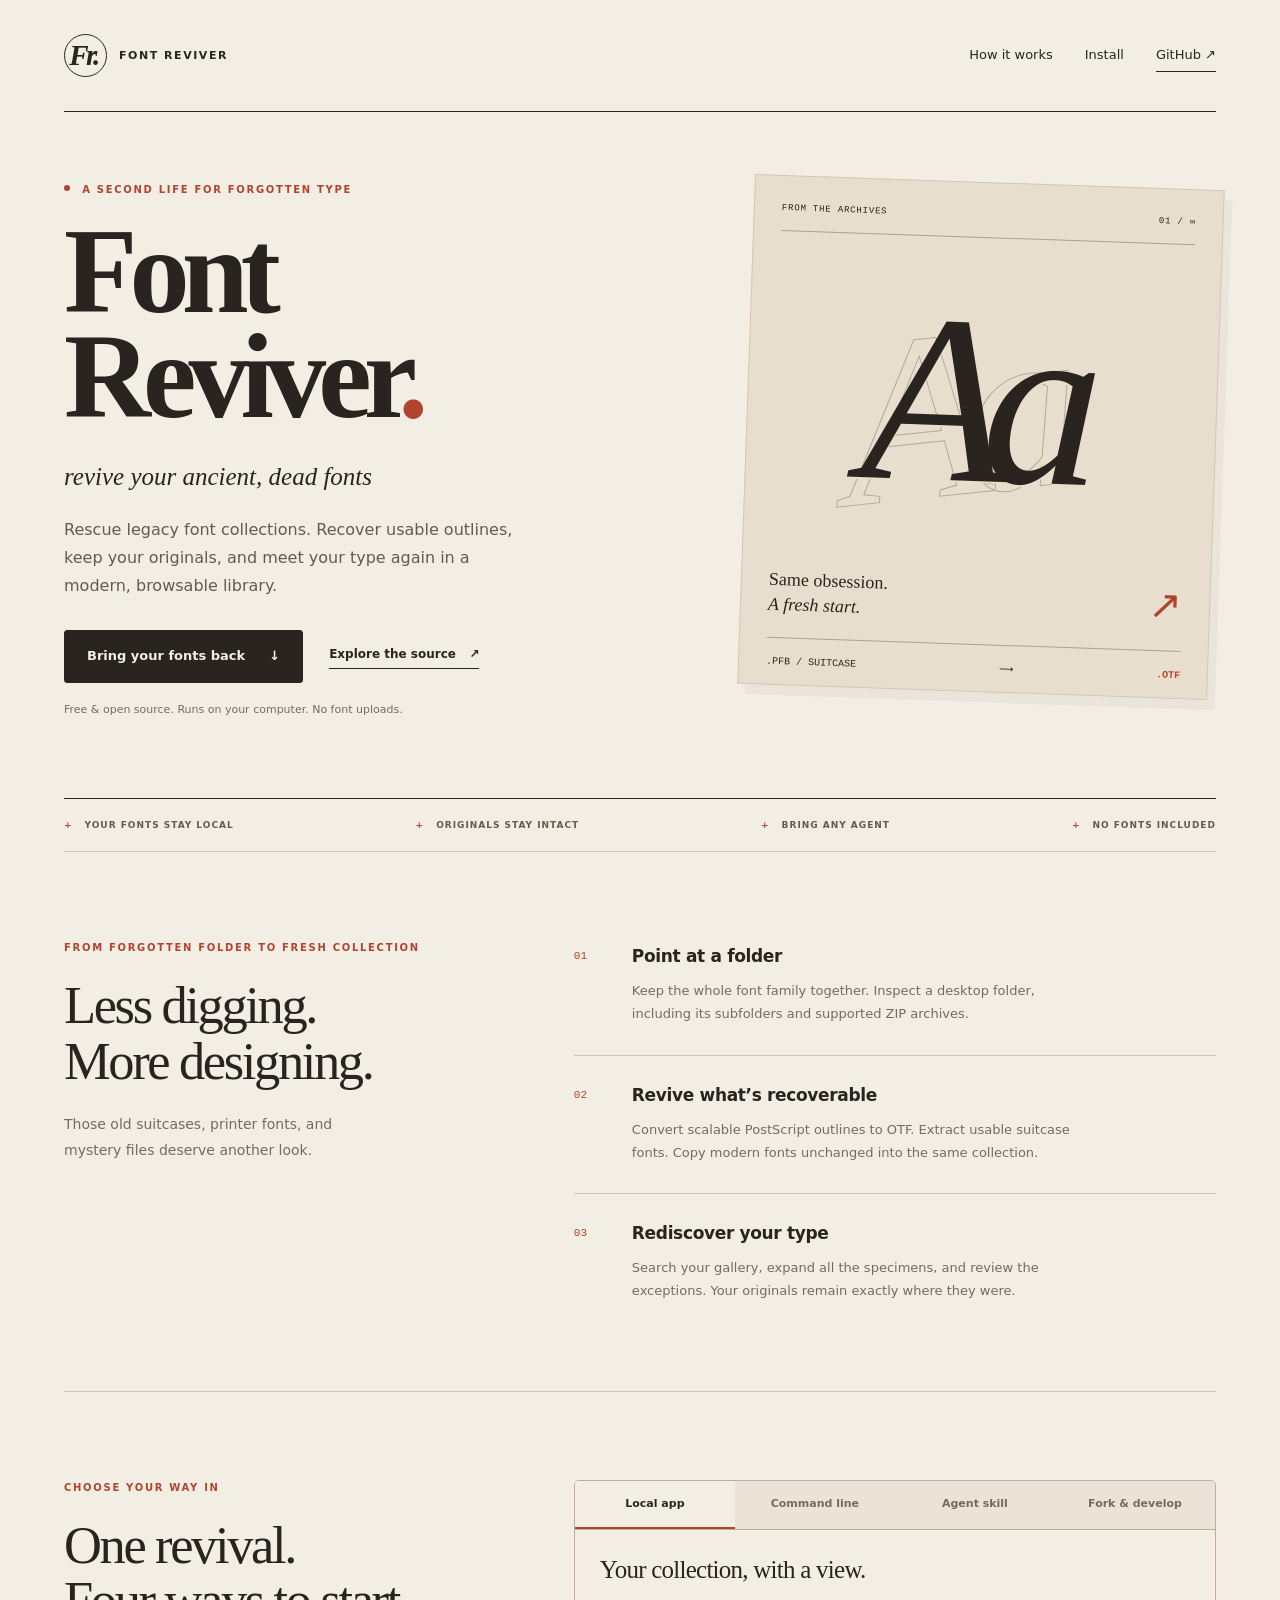
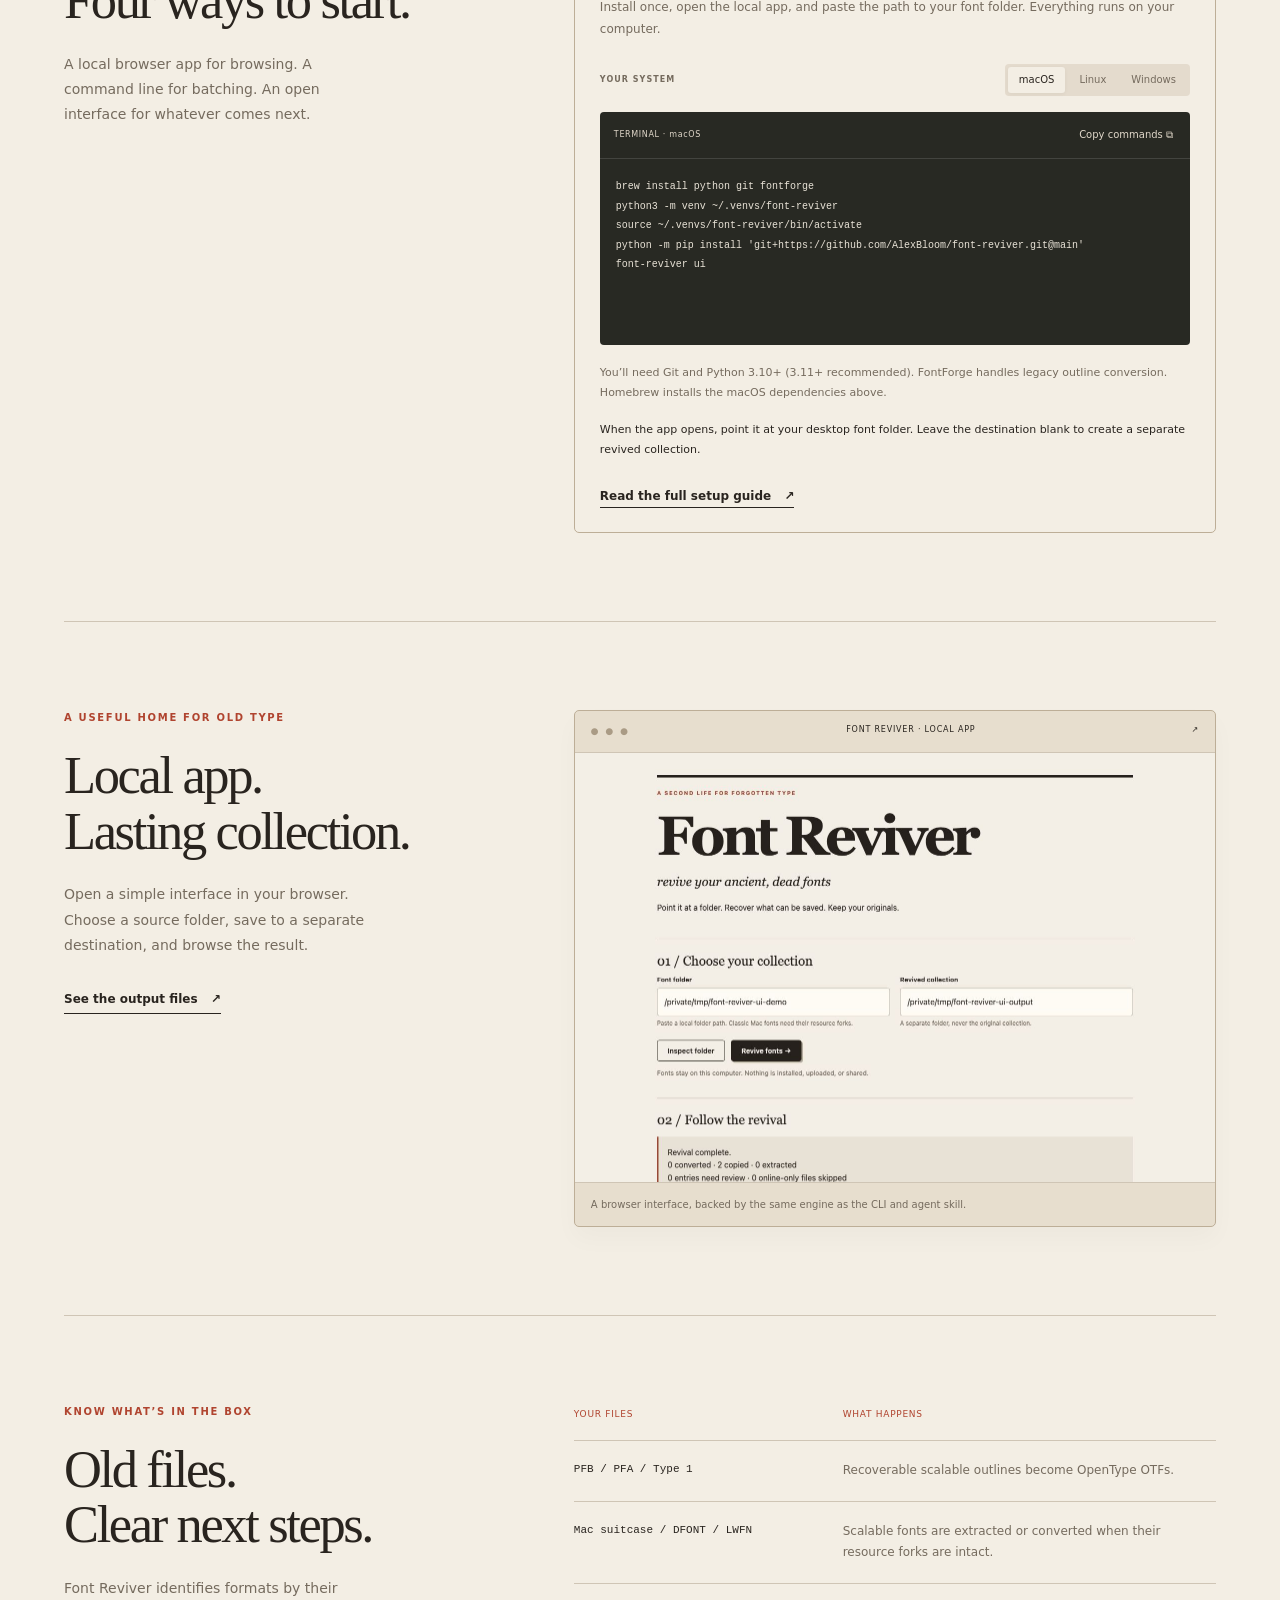
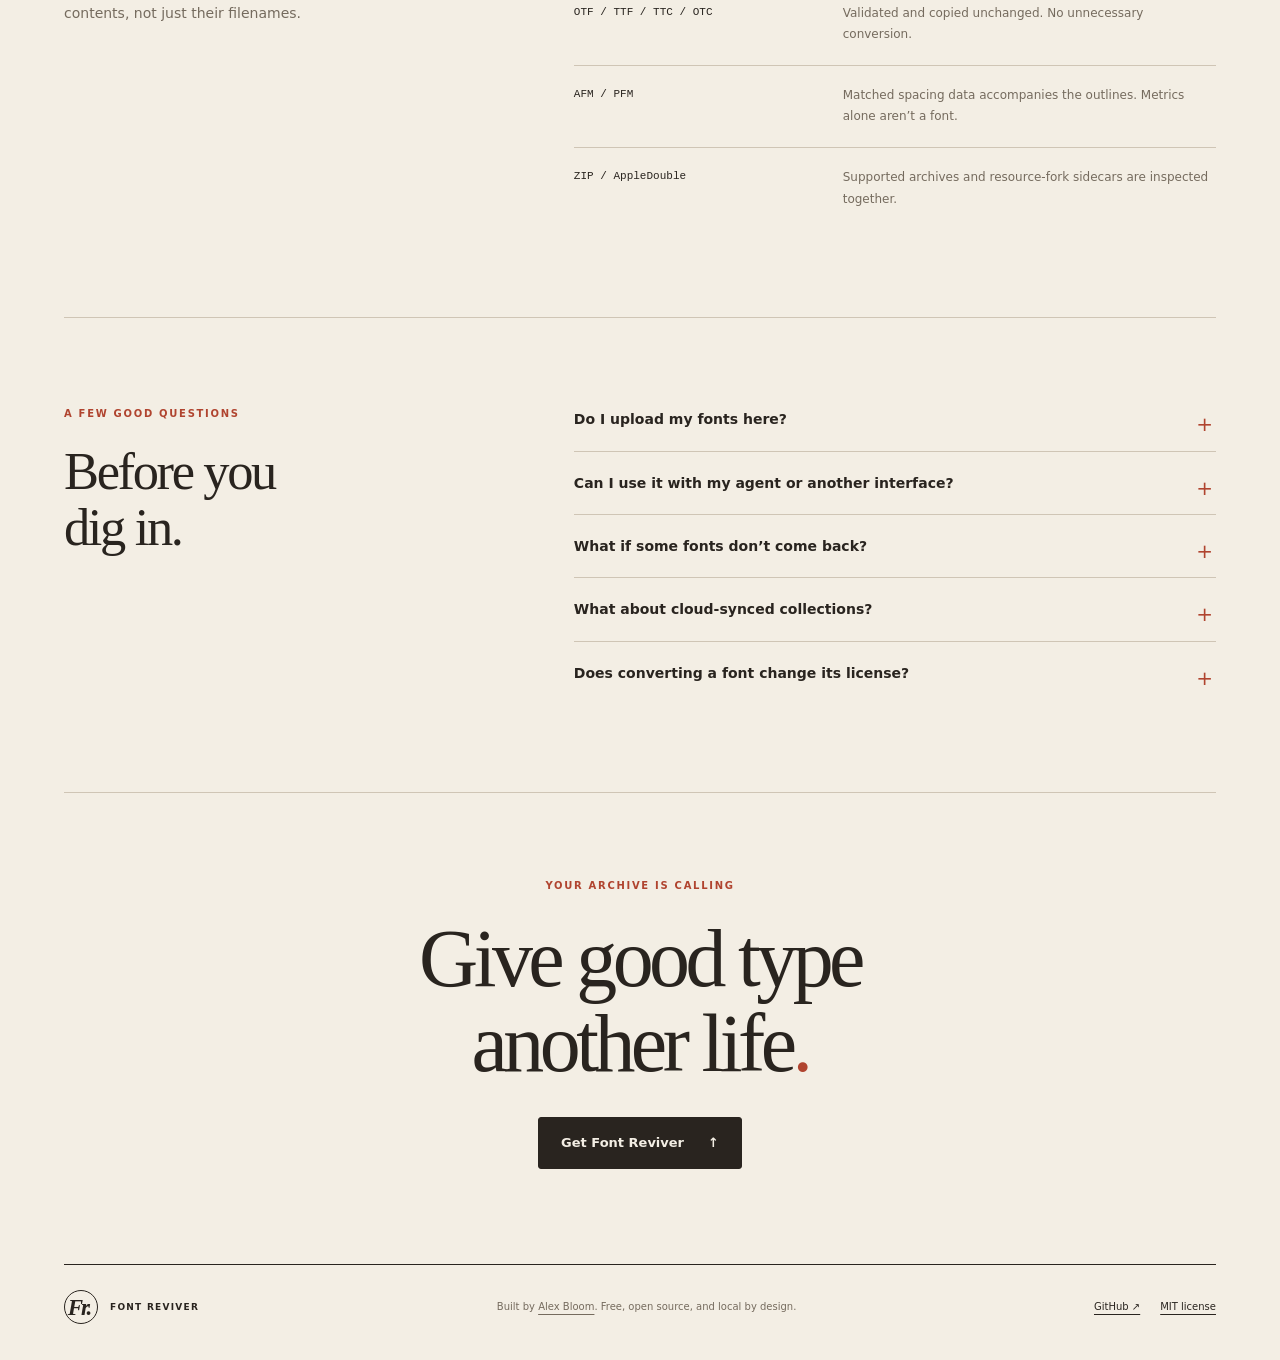
<file: docs/index.html>
<!doctype html>
<html lang="en">
<head>
<meta charset="utf-8">
<meta name="viewport" content="width=device-width,initial-scale=1">
<meta name="description" content="Font Reviver: revive your ancient, dead fonts. A free, open-source local app, CLI, and agent skill for recovering legacy font collections.">
<meta name="theme-color" content="#f3eee4">
<meta property="og:title" content="Font Reviver — revive your ancient, dead fonts">
<meta property="og:description" content="Give forgotten font collections a second life. Install the local app, use the CLI, or bring your own agent.">
<title>Font Reviver — revive your ancient, dead fonts</title>
<link rel="icon" href="assets/favicon.svg" type="image/svg+xml">
<link rel="stylesheet" href="assets/site.css">
<script src="assets/site.js" defer></script>
</head>
<body>
<a class="skip" href="#main">Skip to content</a>
<div class="shell">
<header class="masthead">
<a class="brand" href="#" aria-label="Font Reviver home"><span class="brand-mark" aria-hidden="true">Fr.</span><span>FONT REVIVER</span></a>
<nav aria-label="Main navigation"><a href="#how-it-works">How it works</a><a href="#install">Install</a><a class="repo-link" href="https://github.com/AlexBloom/font-reviver">GitHub <span aria-hidden="true">↗</span></a></nav>
</header>
<main id="main">
<section class="hero" aria-labelledby="hero-title">
<div class="hero-copy">
<p class="eyebrow"><span class="live-dot" aria-hidden="true"></span> A second life for forgotten type</p>
<h1 id="hero-title">Font<br>Reviver<span class="title-dot">.</span></h1>
<p class="tagline">revive your ancient, dead fonts</p>
<p class="intro">Rescue legacy font collections. Recover usable outlines, keep your originals, and meet your type again in a modern, browsable library.</p>
<div class="hero-actions"><a class="button primary" href="#install">Bring your fonts back <span aria-hidden="true">↓</span></a><a class="text-link" href="https://github.com/AlexBloom/font-reviver">Explore the source <span aria-hidden="true">↗</span></a></div>
<p class="hero-note">Free &amp; open source. Runs on your computer. No font uploads.</p>
</div>
<div class="specimen" aria-label="Illustration of recovering an old font into OpenType">
<div class="specimen-label"><span>FROM THE ARCHIVES</span><span>01 / ∞</span></div>
<div class="specimen-letter" aria-hidden="true"><span class="ghost">Aa</span><span class="revived">Aa</span></div>
<div class="specimen-caption"><span>Same obsession.<br><em>A fresh start.</em></span><span class="specimen-arrow" aria-hidden="true">↗</span></div>
<div class="format-journey"><span>.PFB / SUITCASE</span><span aria-hidden="true">⟶</span><span class="format-new">.OTF</span></div>
</div>
</section>
<div class="principles" aria-label="Font Reviver principles"><span>YOUR FONTS STAY LOCAL</span><span>ORIGINALS STAY INTACT</span><span>BRING ANY AGENT</span><span>NO FONTS INCLUDED</span></div>
<section id="how-it-works" class="section workflow" aria-labelledby="workflow-title">
<div class="section-heading"><p class="eyebrow">From forgotten folder to fresh collection</p><h2 id="workflow-title">Less digging.<br>More designing.</h2><p>Those old suitcases, printer fonts, and mystery files deserve another look.</p></div>
<ol class="steps">
<li><span class="step-number">01</span><div><h3>Point at a folder</h3><p>Keep the whole font family together. Inspect a desktop folder, including its subfolders and supported ZIP archives.</p></div></li>
<li><span class="step-number">02</span><div><h3>Revive what’s recoverable</h3><p>Convert scalable PostScript outlines to OTF. Extract usable suitcase fonts. Copy modern fonts unchanged into the same collection.</p></div></li>
<li><span class="step-number">03</span><div><h3>Rediscover your type</h3><p>Search your gallery, expand all the specimens, and review the exceptions. Your originals remain exactly where they were.</p></div></li>
</ol>
</section>
<section id="install" class="section install" aria-labelledby="install-title">
<div class="section-heading"><p class="eyebrow">Choose your way in</p><h2 id="install-title">One revival.<br>Four ways to start.</h2><p>A local browser app for browsing. A command line for batching. An open interface for whatever comes next.</p></div>
<div class="installer">
<div class="method-tabs" role="tablist" aria-label="Ways to use Font Reviver">
<button type="button" id="tab-app" role="tab" aria-selected="true" aria-controls="install-panel" data-method="app" tabindex="0">Local app</button>
<button type="button" id="tab-cli" role="tab" aria-selected="false" aria-controls="install-panel" data-method="cli" tabindex="-1">Command line</button>
<button type="button" id="tab-agent" role="tab" aria-selected="false" aria-controls="install-panel" data-method="agent" tabindex="-1">Agent skill</button>
<button type="button" id="tab-fork" role="tab" aria-selected="false" aria-controls="install-panel" data-method="fork" tabindex="-1">Fork &amp; develop</button>
</div>
<div id="install-panel" class="install-panel" role="tabpanel" aria-labelledby="tab-app" tabindex="0">
<div class="install-intro"><h3 id="method-title">Your collection, with a view.</h3><p id="method-description">Install once, open the local app, and paste the path to your font folder. Everything runs on your computer.</p></div>
<div class="os-row"><span>YOUR SYSTEM</span><div class="os-options" role="group" aria-label="Operating system"><button type="button" data-os="mac" aria-pressed="true">macOS</button><button type="button" data-os="linux" aria-pressed="false">Linux</button><button type="button" data-os="windows" aria-pressed="false">Windows</button></div></div>
<div class="code-heading"><span id="terminal-label">TERMINAL · macOS</span><button id="copy-command" type="button" aria-label="Copy installation commands">Copy commands <span aria-hidden="true">⧉</span></button></div>
<pre tabindex="0" aria-label="Installation commands"><code id="install-command">brew install python git fontforge
python3 -m venv ~/.venvs/font-reviver
source ~/.venvs/font-reviver/bin/activate
python -m pip install 'git+https://github.com/AlexBloom/font-reviver.git@main'
font-reviver ui</code></pre>
<p class="installation-note" id="install-note">You’ll need Git and Python 3.10+ (3.11+ recommended). FontForge handles legacy outline conversion. Homebrew installs the macOS dependencies above.</p>
<p class="next-step" id="next-step">When the app opens, try <code>~/Desktop/Old Fonts</code>. Leave the destination blank to create a separate revived collection.</p>
<a class="text-link" href="https://github.com/AlexBloom/font-reviver#quick-start">Read the full setup guide <span aria-hidden="true">↗</span></a>
<noscript><p>For command-line, agent-skill, Windows, Linux, and fork instructions, <a href="https://github.com/AlexBloom/font-reviver#quick-start">open the full setup guide</a>.</p></noscript>
</div>
<p id="copy-status" class="sr-only" role="status" aria-live="polite"></p>
</div>
</section>
<section class="section preview-section" aria-labelledby="preview-title">
<div class="section-heading"><p class="eyebrow">A useful home for old type</p><h2 id="preview-title">Local app.<br>Lasting collection.</h2><p>Open a simple interface in your browser. Choose a source folder, save to a separate destination, and browse the result.</p><a class="text-link" href="https://github.com/AlexBloom/font-reviver#command-line-usage">See the output files <span aria-hidden="true">↗</span></a></div>
<figure class="app-preview"><div class="window-bar"><span class="window-dots" aria-hidden="true">● ● ●</span><span>FONT REVIVER · LOCAL APP</span><span aria-hidden="true">↗</span></div><img src="assets/font-reviver-app.png" alt="Font Reviver’s local app, with source and destination fields and controls to inspect or revive a font collection" width="1280" height="1399" loading="lazy"><figcaption>A browser interface, backed by the same engine as the CLI and agent skill.</figcaption></figure>
</section>
<section class="section compatibility" aria-labelledby="formats-title">
<div class="section-heading"><p class="eyebrow">Know what’s in the box</p><h2 id="formats-title">Old files.<br>Clear next steps.</h2><p>Font Reviver identifies formats by their contents, not just their filenames.</p></div>
<div class="format-table" role="table" aria-label="Supported font formats">
<div role="row" class="table-head"><span role="columnheader">Your files</span><span role="columnheader">What happens</span></div>
<div role="row"><span role="cell">PFB / PFA / Type 1</span><p role="cell">Recoverable scalable outlines become OpenType OTFs.</p></div>
<div role="row"><span role="cell">Mac suitcase / DFONT / LWFN</span><p role="cell">Scalable fonts are extracted or converted when their resource forks are intact.</p></div>
<div role="row"><span role="cell">OTF / TTF / TTC / OTC</span><p role="cell">Validated and copied unchanged. No unnecessary conversion.</p></div>
<div role="row"><span role="cell">AFM / PFM</span><p role="cell">Matched spacing data accompanies the outlines. Metrics alone aren’t a font.</p></div>
<div role="row"><span role="cell">ZIP / AppleDouble</span><p role="cell">Supported archives and resource-fork sidecars are inspected together.</p></div>
</div>
</section>
<section class="section questions" aria-labelledby="questions-title"><div class="section-heading"><p class="eyebrow">A few good questions</p><h2 id="questions-title">Before you<br>dig in.</h2></div><div class="faq-list">
<details><summary>Do I upload my fonts here?</summary><p>No. This page introduces the tool. Install Font Reviver to use it locally. Font conversion and font files stay on your computer.</p></details>
<details><summary>Can I use it with my agent or another interface?</summary><p>Yes. Use the command line, import the Python library, or connect a local interface to the HTTP API. The portable skill gives agents the workflow; it does not depend on a particular model or agent SDK. <a href="https://github.com/AlexBloom/font-reviver/blob/main/docs/INTERFACES.md">Read the interface contract.</a></p></details>
<details><summary>What if some fonts don’t come back?</summary><p>The report lists files needing attention. Missing outlines or resource forks, bitmap-only fonts, and damaged files may not be recoverable. SIT, FOG, MacBinary, and BinHex need separate extraction tools. Legacy FOND suitcase kerning is not imported, so check spacing and appearance in your design app.</p></details>
<details><summary>What about cloud-synced collections?</summary><p>Make your font folder available offline first. Recognized online-only placeholders are skipped. Keep companion files together and preserve classic Mac resource forks when moving or archiving them.</p></details>
<details><summary>Does converting a font change its license?</summary><p>No. You are responsible for complying with font licenses, copyright, and applicable laws. Check your rights before converting, modifying, using, embedding, or redistributing fonts. Font Reviver is MIT-licensed; that license does not apply to fonts you process. <a href="https://github.com/AlexBloom/font-reviver#licensing-and-legal-disclaimer">Read the disclaimer.</a></p></details>
</div></section>
<section class="last-call"><p class="eyebrow">Your archive is calling</p><h2>Give good type<br>another life<span>.</span></h2><a class="button primary" href="#install">Get Font Reviver <span aria-hidden="true">↑</span></a></section>
</main>
<footer><a class="brand" href="#"><span class="brand-mark" aria-hidden="true">Fr.</span><span>FONT REVIVER</span></a><p>Built by <a href="https://github.com/AlexBloom">Alex Bloom</a>. Free, open source, and local by design.</p><div><a href="https://github.com/AlexBloom/font-reviver">GitHub ↗</a><a href="https://github.com/AlexBloom/font-reviver/blob/main/LICENSE">MIT license</a></div></footer>
</div>
</body>
</html>
</file>
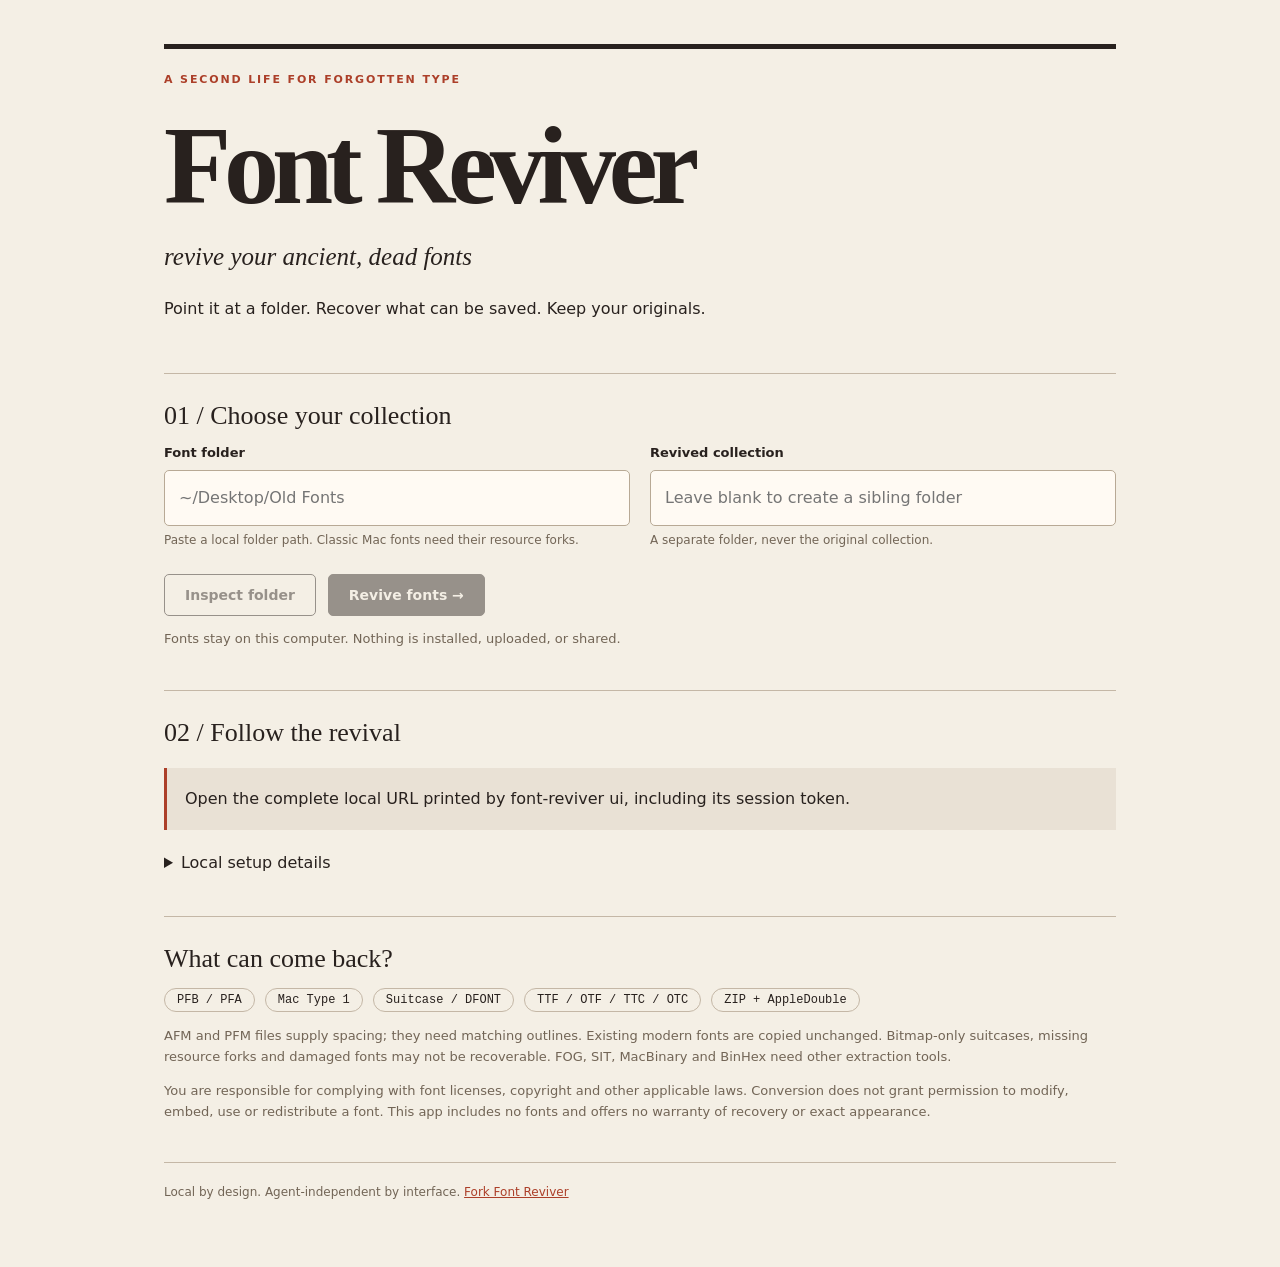
<file: src/font_reviver/app.html>
<!doctype html><html lang="en"><meta charset="utf-8"><meta name="viewport" content="width=device-width,initial-scale=1"><title>Font Reviver</title>
<style>
:root{--ink:#28211e;--paper:#f4efe5;--accent:#ac3f29}*{box-sizing:border-box}body{margin:0;background:var(--paper);color:var(--ink);font:16px/1.6 system-ui,sans-serif}main{max-width:1000px;margin:auto;padding:44px 24px}header{border-top:5px solid var(--ink);padding:22px 0 35px}.eyebrow{text-transform:uppercase;letter-spacing:.17em;font-size:11px;font-weight:750;color:var(--accent)}h1{font:700 clamp(60px,11vw,110px)/.95 Georgia,serif;letter-spacing:-.065em;margin:25px 0 18px}.tagline{font:italic 25px Georgia,serif}section{border-top:1px solid #c4b7a6;padding:27px 0}h2{font:500 26px Georgia,serif;margin:0 0 12px}.grid{display:grid;grid-template-columns:1fr 1fr;gap:20px}label{display:block;font-size:13px;font-weight:650;margin-bottom:7px}input{width:100%;border:1px solid #b8a995;border-radius:5px;background:#fffaf3;color:inherit;padding:14px;font:inherit}small,.muted{color:#726556}small{display:block;font-size:12px;margin-top:5px}button,a.button{display:inline-block;border:1px solid var(--ink);padding:12px 20px;border-radius:5px;font:600 14px system-ui;cursor:pointer;background:transparent;color:inherit;text-decoration:none}button.primary{background:var(--ink);color:var(--paper)}button:hover,a.button:hover{box-shadow:3px 3px 0 #b9ac99}button:disabled{opacity:.45;cursor:wait}.actions{display:flex;gap:12px;flex-wrap:wrap;margin-top:24px}.status{background:#e9e1d5;border-left:3px solid var(--accent);padding:18px;margin:20px 0;white-space:pre-wrap;overflow-wrap:anywhere}a{color:var(--accent)}.formats{display:flex;gap:10px;flex-wrap:wrap;margin:14px 0}.formats span{border:1px solid #c4b7a6;border-radius:100px;padding:4px 12px;font:12px ui-monospace,monospace}footer{border-top:1px solid #c4b7a6;padding:20px 0;font-size:12px;color:#726556}.notice{font-size:13px;color:#726556}details{margin:14px 0}summary{cursor:pointer}pre{white-space:pre-wrap;font-size:12px}button:focus-visible,input:focus-visible,a:focus-visible{outline:3px solid #3b728a;outline-offset:3px}[hidden]{display:none!important}@media(max-width:650px){.grid{grid-template-columns:1fr}main{padding:24px 18px}}
</style><main><header><div class="eyebrow">A second life for forgotten type</div><h1>Font Reviver</h1><p class="tagline">revive your ancient, dead fonts</p><p>Point it at a folder. Recover what can be saved. Keep your originals.</p></header>
<section><h2>01 / Choose your collection</h2><div class="grid"><div><label for="source">Font folder</label><input id="source" placeholder="~/Desktop/Old Fonts" autocomplete="off"><small>Paste a local folder path. Classic Mac fonts need their resource forks.</small></div><div><label for="output">Revived collection</label><input id="output" placeholder="Leave blank to create a sibling folder" autocomplete="off"><small>A separate folder, never the original collection.</small></div></div><div class="actions"><button id="scan">Inspect folder</button><button class="primary" id="convert">Revive fonts →</button></div><p class="notice">Fonts stay on this computer. Nothing is installed, uploaded, or shared.</p></section>
<section><h2>02 / Follow the revival</h2><div id="status" class="status" role="status" aria-live="polite">Checking your local setup…</div><a id="gallery" class="button" hidden target="_blank" rel="noopener">Open gallery · Expand all available</a><details><summary>Local setup details</summary><pre id="doctor"></pre></details></section>
<section><h2>What can come back?</h2><div class="formats"><span>PFB / PFA</span><span>Mac Type 1</span><span>Suitcase / DFONT</span><span>TTF / OTF / TTC / OTC</span><span>ZIP + AppleDouble</span></div><p class="notice">AFM and PFM files supply spacing; they need matching outlines. Existing modern fonts are copied unchanged. Bitmap-only suitcases, missing resource forks and damaged fonts may not be recoverable. FOG, SIT, MacBinary and BinHex need other extraction tools.</p><p class="notice">You are responsible for complying with font licenses, copyright and other applicable laws. Conversion does not grant permission to modify, embed, use or redistribute a font. This app includes no fonts and offers no warranty of recovery or exact appearance.</p></section><footer>Local by design. Agent-independent by interface. <a href="https://github.com/AlexBloom/font-reviver" target="_blank" rel="noopener noreferrer">Fork Font Reviver</a></footer></main>
<script>
const token=location.hash.slice(1),statusBox=document.getElementById('status'),gallery=document.getElementById('gallery');let busy=false;
async function request(path,options={}){const response=await fetch(path,{...options,headers:{'X-Font-Reviver-Token':token,'Content-Type':'application/json',...(options.headers||{})}});const data=await response.json();if(!response.ok)throw Error(data.error||'Request failed');return data}
function setBusy(value){busy=value;document.querySelectorAll('button').forEach(b=>b.disabled=value)}
async function poll(){try{const state=await request('/api/status');setBusy(state.running);if(state.running){const p=state.progress||{};statusBox.textContent=p.event==='converted'?`Checking legacy fonts: ${p.completed} of ${p.total}`:`Inspecting local files… ${p.entries||0} entries checked`}
else if(state.phase==='error'){statusBox.textContent=state.error}
else if(state.summary){const s=state.summary;statusBox.textContent=state.operation==='scan'?`Inspection complete. ${s.source_entries} source entries. ${s.skipped_online_only} online-only files skipped.\nReady to revive; no fonts were written.`:`Revival complete.\n${s.converted} converted · ${s.copied} copied · ${s.extracted} extracted\n${s.review_entries} entries need review · ${s.skipped_online_only} online-only files skipped\nSaved to ${state.output_root}`;if(state.gallery){gallery.href=state.gallery;gallery.hidden=false}}}
catch(error){statusBox.textContent=error.message;setBusy(false)}}
async function start(command){const source=document.getElementById('source').value.trim(),output=document.getElementById('output').value.trim();if(!source){statusBox.textContent='Paste the path to your font folder first.';return}gallery.hidden=true;setBusy(true);statusBox.textContent='Starting locally…';try{await request('/api/'+command,{method:'POST',body:JSON.stringify({source,output:output||null})});await poll()}catch(error){statusBox.textContent=error.message;setBusy(false)}}
document.getElementById('scan').addEventListener('click',()=>start('scan'));document.getElementById('convert').addEventListener('click',()=>start('convert'));
if(!token){setBusy(true);statusBox.textContent='Open the complete local URL printed by font-reviver ui, including its session token.'}
else{request('/api/doctor').then(data=>{document.getElementById('doctor').textContent=JSON.stringify(data,null,2);statusBox.textContent=data.ready_for_legacy_conversion?'Ready. Choose a local font folder to begin.':'Modern fonts can be copied. Install FontForge to convert legacy outlines.'}).catch(error=>statusBox.textContent=error.message);setInterval(poll,1200)}
</script></html>
</file>
<file: docs/assets/site.css>
:root{--paper:#f3eee4;--ink:#29241f;--muted:#756b5e;--rule:#cfc5b5;--red:#b0442f;--card:#e7dece;--code:#282923;color-scheme:light}*{box-sizing:border-box}html{scroll-behavior:smooth;scroll-padding-top:24px}body{margin:0;color:var(--ink);background:var(--paper);font:16px/1.6 system-ui,-apple-system,BlinkMacSystemFont,"Segoe UI",sans-serif;-webkit-font-smoothing:antialiased}button,a,input{-webkit-tap-highlight-color:transparent}a{color:inherit;text-decoration-thickness:1px;text-underline-offset:4px}button{font:inherit}button,a{touch-action:manipulation}button:focus-visible,a:focus-visible,summary:focus-visible,pre:focus-visible,[tabindex]:focus-visible{outline:3px solid #386f83;outline-offset:5px}.shell{max-width:1440px;padding:0 64px;margin:0 auto}.masthead{min-height:112px;display:flex;align-items:center;justify-content:space-between;border-bottom:1px solid var(--ink);gap:30px}.brand{display:inline-flex;gap:12px;align-items:center;text-decoration:none;white-space:nowrap;font-size:11px;letter-spacing:.14em;font-weight:750}.brand-mark{font:italic 700 29px/1 Georgia,serif;letter-spacing:-.09em;border:1px solid var(--ink);border-radius:50%;width:43px;height:43px;display:inline-grid;place-content:center;padding-right:4px}.masthead nav{display:flex;gap:32px;align-items:center;font-size:13px}.masthead nav a{text-decoration:none}.masthead nav a:hover{color:var(--red)}.repo-link{border-bottom:1px solid var(--ink);padding:6px 0}.hero{display:grid;grid-template-columns:1.3fr 1fr;gap:70px;padding:70px 0 68px;align-items:center}.eyebrow{font-size:10px;line-height:1.6;letter-spacing:.17em;text-transform:uppercase;font-weight:750;color:var(--red);margin:0 0 22px}.live-dot{display:inline-block;background:var(--red);width:6px;height:6px;border-radius:50%;margin-right:7px;vertical-align:2px}h1{font:700 clamp(84px,9.4vw,140px)/.87 Georgia,"Times New Roman",serif;letter-spacing:-.066em;margin:0 0 30px}.title-dot{color:var(--red)}.tagline{font:italic 25px/1.4 Georgia,serif;margin:0 0 22px}.intro{max-width:460px;font-size:16px;line-height:1.75;color:#645a4e}.hero-actions{display:flex;align-items:center;gap:26px;flex-wrap:wrap;margin:30px 0 18px}.button{display:inline-flex;align-items:center;justify-content:center;gap:24px;padding:15px 22px;text-decoration:none;font-size:13px;font-weight:650;border:1px solid var(--ink);border-radius:3px;transition:background .15s,transform .15s}.button.primary{background:var(--ink);color:var(--paper)}.button.primary:hover{background:var(--red);border-color:var(--red);transform:translateY(-2px)}.text-link{font-size:12px;font-weight:650;text-decoration:none;border-bottom:1px solid;padding-bottom:4px}.text-link span{margin-left:9px}.text-link:hover{color:var(--red)}.hero-note{font-size:11px;color:var(--muted);margin-top:18px}.specimen{background:var(--card);border:1px solid #d3c8b7;padding:26px 27px 0;align-self:stretch;max-height:510px;min-height:460px;display:flex;flex-direction:column;transform:rotate(2deg);box-shadow:8px 10px 0 #29241f0b}.specimen-label{font:9px/1.4 ui-monospace,SFMono-Regular,Consolas,monospace;letter-spacing:.09em;display:flex;justify-content:space-between;border-bottom:1px solid #afa18b;padding-bottom:15px}.specimen-letter{height:235px;position:relative;margin:10px -8px 0;flex:1;overflow:hidden}.specimen-letter span{position:absolute;left:50%;top:50%;font:italic 240px/.9 Georgia,serif;letter-spacing:-.11em;transform:translate(-56%,-55%)}.specimen-letter .ghost{color:transparent;-webkit-text-stroke:1px #9b8b73;transform:translate(-66%,-48%) rotate(-8deg);opacity:.65}.specimen-letter .revived{color:var(--ink);text-shadow:0 2px 0 var(--card)}.specimen-caption{display:flex;justify-content:space-between;align-items:center;margin-bottom:20px;font:18px/1.4 Georgia,serif}.specimen-arrow{font:40px Georgia,serif;color:var(--red)}.format-journey{font:10px ui-monospace,SFMono-Regular,Consolas,monospace;display:flex;align-items:center;justify-content:space-between;border-top:1px solid #afa18b;padding:17px 0}.format-new{color:var(--red);font-weight:700}.principles{display:flex;justify-content:space-between;gap:18px;border-top:1px solid var(--ink);border-bottom:1px solid var(--rule);padding:19px 0;font-size:9px;letter-spacing:.11em;font-weight:650;color:#655a4b}.principles span:before{content:'+';margin-right:12px;color:var(--red)}.section{display:grid;grid-template-columns:.85fr 1.3fr;gap:90px;padding:88px 0;border-bottom:1px solid var(--rule)}.section-heading h2{font:500 clamp(36px,4.1vw,53px)/1.06 Georgia,serif;letter-spacing:-.045em;margin:0 0 23px}.section-heading>p:not(.eyebrow){max-width:320px;font-size:14px;line-height:1.8;color:var(--muted)}.section-heading .text-link{display:inline-block;margin-top:18px}.steps{padding:0;margin:5px 0 0;list-style:none}.steps li{display:grid;grid-template-columns:34px 1fr;gap:24px;padding:0 0 29px;margin-bottom:28px;border-bottom:1px solid var(--rule)}.steps li:last-child{border-bottom:0;margin:0;padding-bottom:0}.step-number{font:11px ui-monospace,SFMono-Regular,Consolas,monospace;color:var(--red);padding-top:5px}h3{font-size:17px;line-height:1.4;letter-spacing:-.02em;margin:0 0 10px}.steps p{font-size:13px;line-height:1.8;color:var(--muted);margin:0;max-width:440px}.installer{border:1px solid #bdae97;border-radius:5px;overflow:hidden;align-self:start;min-width:0}.method-tabs{display:grid;grid-template-columns:repeat(4,1fr);border-bottom:1px solid #bdae97;background:#ebe3d7}.method-tabs button{background:transparent;border:0;border-bottom:2px solid transparent;cursor:pointer;font-size:11px;font-weight:650;padding:15px 9px;line-height:1.5;color:var(--muted)}.method-tabs button[aria-selected=true]{background:var(--paper);border-bottom-color:var(--red);color:var(--ink)}.method-tabs button:hover{color:var(--red)}.install-panel{padding:25px;min-height:580px}.install-intro h3{font:25px/1.2 Georgia,serif;letter-spacing:-.03em;margin-bottom:12px}.install-intro p{font-size:12px;line-height:1.8;color:var(--muted);min-height:44px}.os-row{display:flex;justify-content:space-between;gap:12px;align-items:center;margin:23px 0 16px}.os-row>span{font-size:8px;letter-spacing:.13em;font-weight:700;color:var(--muted)}.os-options{display:flex;gap:3px;background:#e4dbcd;border-radius:4px;padding:3px}.os-options button{border:0;background:transparent;font-size:10px;cursor:pointer;padding:5px 11px;border-radius:3px;color:var(--muted)}.os-options button[aria-pressed=true]{background:var(--paper);box-shadow:0 1px 4px #29241f0c;color:var(--ink)}.code-heading{display:flex;justify-content:space-between;align-items:center;background:var(--code);border-radius:4px 4px 0 0;color:#e0d7c9;border-bottom:1px solid #ffffff20;padding:12px 14px;font-size:8px;letter-spacing:.08em}.code-heading button{border:0;background:transparent;color:inherit;cursor:pointer;font-size:10px;letter-spacing:0;padding:3px}.code-heading button:hover{color:white}pre{background:var(--code);color:#e9e3d7;margin:0;padding:18px 16px;border-radius:0 0 4px 4px;overflow:auto;font:10px/1.95 ui-monospace,SFMono-Regular,Consolas,monospace;min-height:186px;max-width:100%;white-space:pre}code{font-family:ui-monospace,SFMono-Regular,Consolas,monospace}.installation-note,.next-step{font-size:11px;line-height:1.8;color:var(--muted)}.installation-note{margin-top:18px}.next-step{color:var(--ink);margin:17px 0 22px}.next-step code{font-size:10px}.app-preview{margin:0;border:1px solid #bdae97;border-radius:5px;overflow:hidden;background:var(--card);min-width:0;box-shadow:0 12px 24px #29241f07}.window-bar{display:flex;justify-content:space-between;gap:10px;font-size:8px;letter-spacing:.1em;padding:13px 16px;border-bottom:1px solid var(--rule)}.window-dots{font-size:9px;letter-spacing:2px;color:#aa9b85}.app-preview img{display:block;width:100%;height:430px;object-fit:cover;object-position:top;border-bottom:1px solid var(--rule)}figcaption{font-size:10px;line-height:1.7;padding:13px 16px;color:var(--muted)}.format-table>div{display:grid;grid-template-columns:1fr 1.5fr;gap:20px;padding:19px 0;border-bottom:1px solid var(--rule);align-items:start}.format-table .table-head{padding-top:3px;font-size:9px;letter-spacing:.08em;text-transform:uppercase;color:var(--red)}.format-table span[role=cell]{font:11px/1.8 ui-monospace,SFMono-Regular,Consolas,monospace}.format-table p{margin:0;font-size:12px;line-height:1.8;color:var(--muted)}.format-table>div:last-child{border-bottom:0}.faq-list details{border-bottom:1px solid var(--rule);padding:20px 0}.faq-list details:first-child{padding-top:2px}.faq-list details:last-child{border-bottom:0}.faq-list summary{cursor:pointer;list-style:none;padding-right:27px;position:relative;font-size:14px;font-weight:600;line-height:1.6}.faq-list summary::-webkit-details-marker{display:none}.faq-list summary:after{content:'+';position:absolute;right:3px;top:0;font-size:20px;color:var(--red);font-weight:400}.faq-list details[open] summary:after{content:'−'}.faq-list p{font-size:12px;line-height:1.9;color:var(--muted);max-width:520px;margin:18px 0 0}.last-call{text-align:center;padding:85px 0 95px}.last-call h2{font:500 clamp(52px,6.4vw,90px)/1.04 Georgia,serif;letter-spacing:-.055em;margin:0 0 30px}.last-call h2 span{color:var(--red)}footer{border-top:1px solid var(--ink);padding:25px 0 36px;display:flex;align-items:center;justify-content:space-between;gap:25px}footer p{font-size:10px;color:var(--muted);margin:0}footer>div{display:flex;gap:20px;font-size:10px}footer .brand{font-size:9px}footer .brand-mark{width:34px;height:34px;font-size:23px}.skip{position:absolute;top:-70px;left:20px;background:var(--ink);color:var(--paper);padding:12px;z-index:5}.skip:focus{top:5px}.sr-only{position:absolute;width:1px;height:1px;padding:0;margin:-1px;overflow:hidden;clip:rect(0,0,0,0);white-space:nowrap;border:0}
@media(min-width:1500px){.shell{padding:0 90px}}@media(max-width:1050px){.shell{padding:0 34px}.hero{gap:40px;grid-template-columns:1.15fr 1fr}.specimen{padding:22px 20px 0;min-height:420px;max-height:460px}.specimen-letter span{font-size:210px}h1{font-size:100px}.section{gap:40px;grid-template-columns:.75fr 1.3fr}.method-tabs button{font-size:10px;padding:13px 5px}.install-panel{padding:20px}.tagline{font-size:22px}.hero-actions{gap:18px}.principles{font-size:8px}}@media(max-width:760px){.shell{padding:0 23px}.masthead{min-height:90px;gap:18px}.masthead nav{gap:19px;font-size:11px}.masthead nav a:first-child{display:none}.hero{grid-template-columns:1fr;gap:45px;padding:50px 0}.hero-copy{max-width:500px}h1{font-size:clamp(86px,16vw,130px)}.eyebrow{font-size:9px}.tagline{font-size:24px}.intro{font-size:14px}.hero-actions{gap:22px}.specimen{max-width:410px;width:100%;min-height:390px;max-height:420px;justify-self:center;margin-bottom:8px}.specimen-letter span{font-size:230px}.principles{display:grid;grid-template-columns:1fr 1fr;gap:13px;font-size:8px}.section{grid-template-columns:1fr;gap:32px;padding:60px 0}.section-heading h2{font-size:44px}.section-heading>p:not(.eyebrow){max-width:440px}.steps{margin:0}.section-heading .eyebrow{margin-bottom:17px}.install-panel{min-height:0;padding:22px 18px}.method-tabs button{font-size:10px;padding:14px 4px}.install-intro p{min-height:0}.os-options button{padding:6px 10px}.code-heading{font-size:8px}pre{font-size:10px}.app-preview img{height:360px}.format-table>div{grid-template-columns:1fr 1.3fr;gap:14px}.format-table span[role=cell]{font-size:10px}.format-table p{font-size:11px}.last-call{padding:65px 0 75px}.last-call h2{font-size:60px}footer{flex-wrap:wrap;gap:20px}footer p{order:3;width:100%;font-size:10px}.button{padding:14px 18px;font-size:12px}.text-link{font-size:11px}}@media(prefers-reduced-motion:reduce){html{scroll-behavior:auto}*{transition:none!important}}
</file>
